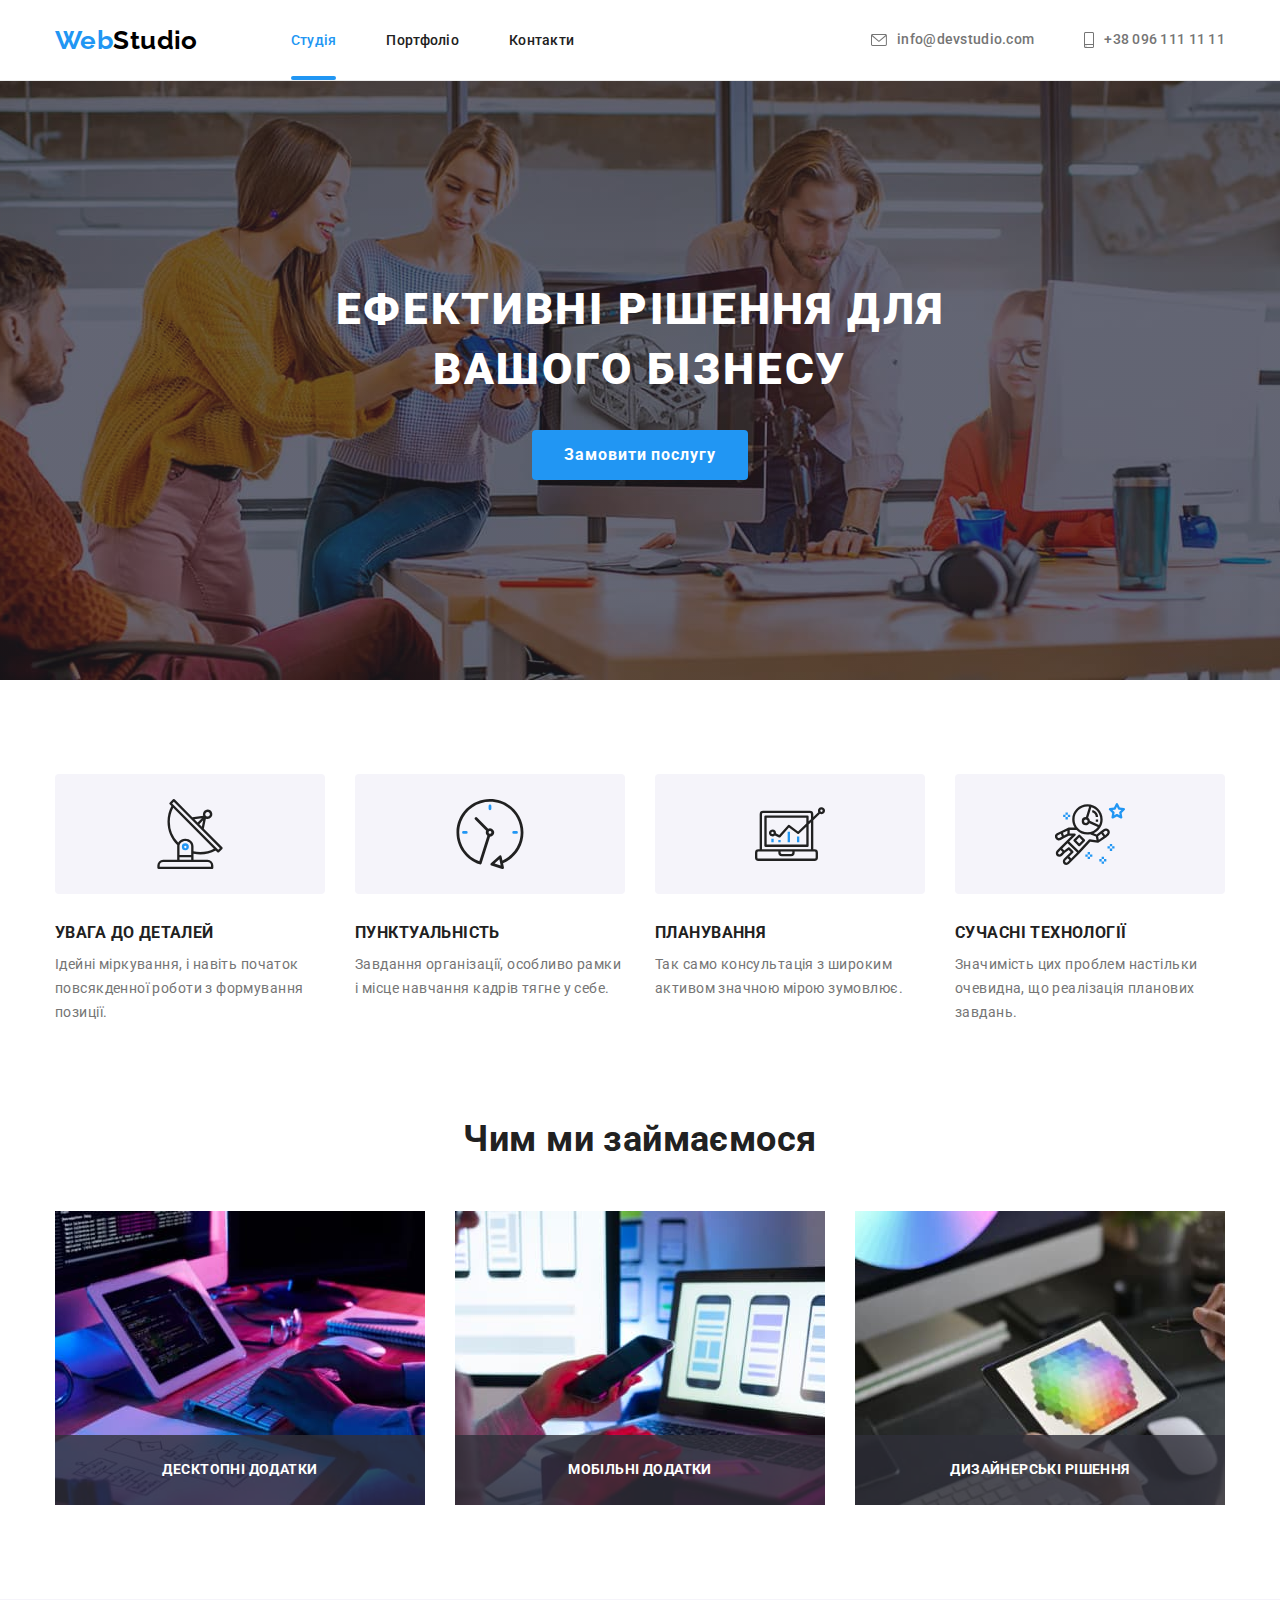
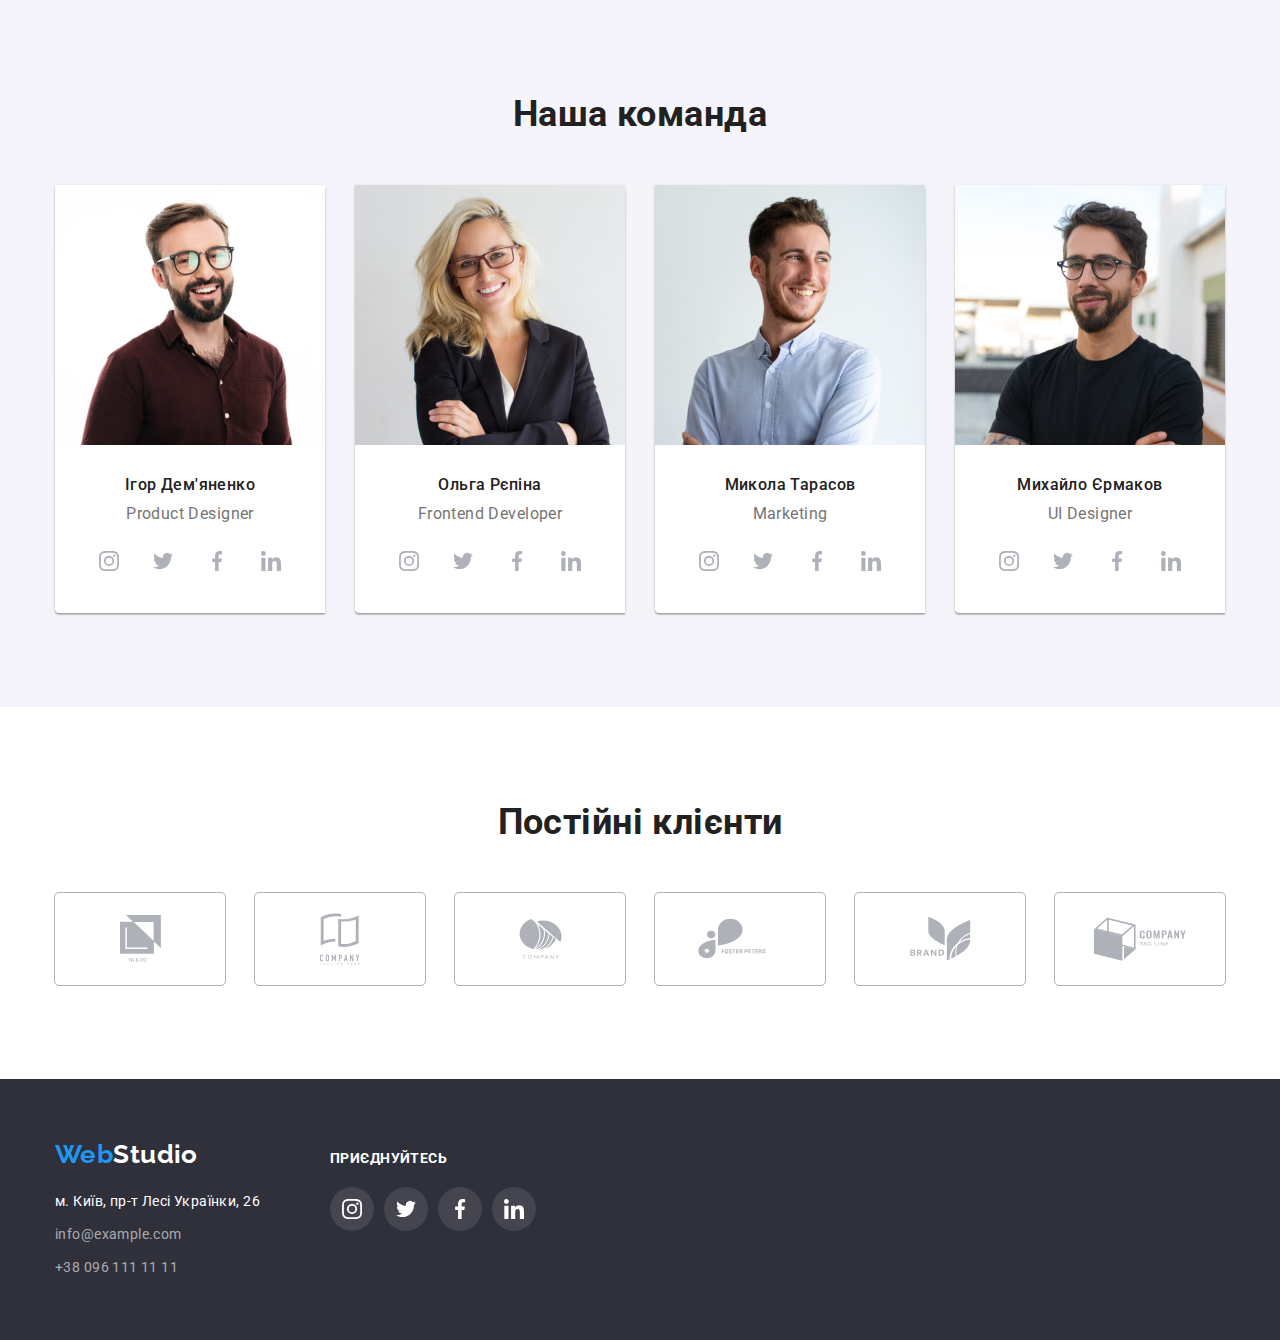
<file: index.html>
<!DOCTYPE html>
<html lang="uk">
  <head>
    <meta charset="UTF-8" />
    <meta name="viewport" content="width=device-width, initial-scale=1.0" />
    <title>Студія</title>
    <link rel="preconnect" href="https://fonts.googleapis.com" />
    <link rel="preconnect" href="https://fonts.gstatic.com" crossorigin />
    <link
      href="https://fonts.googleapis.com/css2?family=Raleway:wght@700&family=Roboto:wght@400;500;700;900&display=swap"
      rel="stylesheet"
    />
    <link
      rel="stylesheet"
      href="https://cdnjs.cloudflare.com/ajax/libs/modern-normalize/1.1.0/modern-normalize.min.css"
    />
    <link rel="stylesheet" href="./css/styles.css" />
  </head>

  <body>
    <!--Шапка-->
    <header class="header">
      <div class="container">
        <div class="nav">
          <nav class="main-nav">
            <a href="./index.html" class="logo"> <span class="logo-left">Web</span>Studio </a>

            <ul class="site-nav list">
              <li class="item"><a href="./index.html" class="link current">Студія</a></li>
              <li class="item"><a href="./portfolio.html" class="link">Портфоліо</a></li>
              <li class="item"><a href="" class="link">Контакти</a></li>
            </ul>
          </nav>

          <ul class="auth-nav list">
            <li class="item">
              <a href="mailto:info@devstudio.com" class="header-icon link">
                <svg width="16" height="12" class="header-icon-svg">
                  <use href="./images/icons.svg#icon-envelope"></use></svg
                >info@devstudio.com
              </a>
            </li>
            <li class="item">
              <a href="tel:+380961111111" class="header-icon link">
                <svg width="10" height="16" class="header-icon-svg">
                  <use href="./images/icons.svg#icon-smartphone"></use></svg
                >+38 096 111 11 11
              </a>
            </li>
          </ul>
        </div>
      </div>
    </header>

    <main>
      <!--Герой-->
      <section class="hero">
        <div class="container">
          <h1 class="hero-title">Ефективні рішення для вашого бізнесу</h1>
          <button type="button" class="hero-button" data-modal-open>Замовити послугу</button>
        </div>
      </section>

      <!--Особливості-->
      <section class="section feature">
        <div class="container">
          <h2 hidden class="section-title">Особливості</h2>
          <ul class="feature-list list">
            <li class="feature-item">
              <div class="icon-feature">
                <svg width="70" height="70">
                  <use href="./images/icons.svg#icon-antenna"></use>
                </svg>
              </div>
              <h3 class="feature-title">УВАГА ДО ДЕТАЛЕЙ</h3>
              <p class="feature-describe">
                Ідейні міркування, і навіть початок повсякденної роботи з формування позиції.
              </p>
            </li>
            <li class="feature-item">
              <div class="icon-feature">
                <svg width="70" height="70">
                  <use href="./images/icons.svg#icon-clock"></use>
                </svg>
              </div>
              <h3 class="feature-title">ПУНКТУАЛЬНІСТЬ</h3>
              <p class="feature-describe">
                Завдання організації, особливо рамки і місце навчання кадрів тягне у себе.
              </p>
            </li>
            <li class="feature-item">
              <div class="icon-feature">
                <svg width="70" height="70">
                  <use href="./images/icons.svg#icon-diagram"></use>
                </svg>
              </div>
              <h3 class="feature-title">ПЛАНУВАННЯ</h3>
              <p class="feature-describe">
                Так само консультація з широким активом значною мірою зумовлює.
              </p>
            </li>
            <li class="feature-item">
              <div class="icon-feature">
                <svg width="70" height="70">
                  <use href="./images/icons.svg#icon-astronaut"></use>
                </svg>
              </div>
              <h3 class="feature-title">СУЧАСНІ ТЕХНОЛОГІЇ</h3>
              <p class="feature-describe">
                Значимість цих проблем настільки очевидна, що реалізація планових завдань.
              </p>
            </li>
          </ul>
        </div>
      </section>

      <!--Чим ми займаємося-->
      <section class="section work">
        <div class="container">
          <h2 class="section-title">Чим ми займаємося</h2>
          <ul class="work-list list">
            <li class="work-item">
              <div class="work-img">
                <img
                  class="img"
                  src="./images/work1.jpg"
                  alt="Людина працює за комп'ютером"
                  width="370"
                  height="294"
                />
                <h3 class="work-title">Десктопні додатки</h3>
              </div>
            </li>
            <li class="work-item">
              <div class="work-img">
                <img
                  class="img"
                  src="./images/work2.jpg"
                  alt="Людина працює з телефоном"
                  width="370"
                  height="294"
                />
                <h3 class="work-title">Мобільні додатки</h3>
              </div>
            </li>
            <li class="work-item">
              <div class="work-img">
                <img
                  class="img"
                  src="./images/work3.jpg"
                  alt="Людина вибирає колір на планшеті"
                  width="370"
                  height="294"
                />
                <h3 class="work-title">Дизайнерські рішення</h3>
              </div>
            </li>
          </ul>
        </div>
      </section>

      <!--Наша команда-->
      <section class="section team">
        <div class="container">
          <h2 class="section-title">Наша команда</h2>
          <ul class="team-list list">
            <li class="team-item">
              <img
                class="img"
                src="./images/worker1.jpg"
                alt="Працівник 1"
                width="270"
                height="260"
              />
              <div class="team-text">
                <h3 class="team-name">Ігор Дем'яненко</h3>
                <p lang="en" class="team-profession">Product Designer</p>
                <ul class="social-list list">
                  <li>
                    <a
                      class="social-link"
                      href=""
                      aria-label="Instagram"
                      target="_blank"
                      rel="noopener noreferrer"
                    >
                      <svg class="social-item" width="20" height="20">
                        <use href="./images/icons.svg#icon-instagram"></use>
                      </svg>
                    </a>
                  </li>
                  <li>
                    <a
                      class="social-link"
                      href=""
                      aria-label="Twitter"
                      target="_blank"
                      rel="noopener noreferrer"
                    >
                      <svg class="social-item" width="20" height="20">
                        <use href="./images/icons.svg#icon-twitter"></use>
                      </svg>
                    </a>
                  </li>
                  <li>
                    <a
                      class="social-link"
                      href=""
                      aria-label="Facebook"
                      target="_blank"
                      rel="noopener noreferrer"
                    >
                      <svg class="social-item" width="20" height="20">
                        <use href="./images/icons.svg#icon-facebook"></use>
                      </svg>
                    </a>
                  </li>
                  <li>
                    <a
                      class="social-link"
                      href=""
                      aria-label="LinkedIn"
                      target="_blank"
                      rel="noopener noreferrer"
                    >
                      <svg class="social-item" width="20" height="20">
                        <use href="./images/icons.svg#icon-linkedin"></use>
                      </svg>
                    </a>
                  </li>
                </ul>
              </div>
            </li>
            <li class="team-item">
              <img
                class="img"
                src="./images/worker2.jpg"
                alt="Працівник 2"
                width="270"
                height="260"
              />
              <div class="team-text">
                <h3 class="team-name">Ольга Рєпіна</h3>
                <p lang="en" class="team-profession">Frontend Developer</p>
                <ul class="social-list list">
                  <li>
                    <a
                      class="social-link"
                      href=""
                      aria-label="Instagram"
                      target="_blank"
                      rel="noopener noreferrer"
                    >
                      <svg class="social-item" width="20" height="20">
                        <use href="./images/icons.svg#icon-instagram"></use>
                      </svg>
                    </a>
                  </li>
                  <li>
                    <a
                      class="social-link"
                      href=""
                      aria-label="Twitter"
                      target="_blank"
                      rel="noopener noreferrer"
                    >
                      <svg class="social-item" width="20" height="20">
                        <use href="./images/icons.svg#icon-twitter"></use>
                      </svg>
                    </a>
                  </li>
                  <li>
                    <a
                      class="social-link"
                      href=""
                      aria-label="Facebook"
                      target="_blank"
                      rel="noopener noreferrer"
                    >
                      <svg class="social-item" width="20" height="20">
                        <use href="./images/icons.svg#icon-facebook"></use>
                      </svg>
                    </a>
                  </li>
                  <li>
                    <a
                      class="social-link"
                      href=""
                      aria-label="LinkedIn"
                      target="_blank"
                      rel="noopener noreferrer"
                    >
                      <svg class="social-item" width="20" height="20">
                        <use href="./images/icons.svg#icon-linkedin"></use>
                      </svg>
                    </a>
                  </li>
                </ul>
              </div>
            </li>
            <li class="team-item">
              <img
                class="img"
                src="./images/worker3.jpg"
                alt="Працівник 3"
                width="270"
                height="260"
              />
              <div class="team-text">
                <h3 class="team-name">Микола Тарасов</h3>
                <p lang="en" class="team-profession">Marketing</p>
                <ul class="social-list list">
                  <li>
                    <a
                      class="social-link"
                      href=""
                      aria-label="Instagram"
                      target="_blank"
                      rel="noopener noreferrer"
                    >
                      <svg class="social-item" width="20" height="20">
                        <use href="./images/icons.svg#icon-instagram"></use>
                      </svg>
                    </a>
                  </li>
                  <li>
                    <a
                      class="social-link"
                      href=""
                      aria-label="Twitter"
                      target="_blank"
                      rel="noopener noreferrer"
                    >
                      <svg class="social-item" width="20" height="20">
                        <use href="./images/icons.svg#icon-twitter"></use>
                      </svg>
                    </a>
                  </li>
                  <li>
                    <a
                      class="social-link"
                      href=""
                      aria-label="Facebook"
                      target="_blank"
                      rel="noopener noreferrer"
                    >
                      <svg class="social-item" width="20" height="20">
                        <use href="./images/icons.svg#icon-facebook"></use>
                      </svg>
                    </a>
                  </li>
                  <li>
                    <a
                      class="social-link"
                      href=""
                      aria-label="LinkedIn"
                      target="_blank"
                      rel="noopener noreferrer"
                    >
                      <svg class="social-item" width="20" height="20">
                        <use href="./images/icons.svg#icon-linkedin"></use>
                      </svg>
                    </a>
                  </li>
                </ul>
              </div>
            </li>
            <li class="team-item">
              <img
                class="img"
                src="./images/worker4.jpg"
                alt="Працівник 4"
                width="270"
                height="260"
              />
              <div class="team-text">
                <h3 class="team-name">Михайло Єрмаков</h3>
                <p lang="en" class="team-profession">UI Designer</p>
                <ul class="social-list list">
                  <li>
                    <a
                      class="social-link"
                      href=""
                      aria-label="Instagram"
                      target="_blank"
                      rel="noopener noreferrer"
                    >
                      <svg class="social-item" width="20" height="20">
                        <use href="./images/icons.svg#icon-instagram"></use>
                      </svg>
                    </a>
                  </li>
                  <li>
                    <a
                      class="social-link"
                      href=""
                      aria-label="Twitter"
                      target="_blank"
                      rel="noopener noreferrer"
                    >
                      <svg class="social-item" width="20" height="20">
                        <use href="./images/icons.svg#icon-twitter"></use>
                      </svg>
                    </a>
                  </li>
                  <li>
                    <a
                      class="social-link"
                      href=""
                      aria-label="Facebook"
                      target="_blank"
                      rel="noopener noreferrer"
                    >
                      <svg class="social-item" width="20" height="20">
                        <use href="./images/icons.svg#icon-facebook"></use>
                      </svg>
                    </a>
                  </li>
                  <li>
                    <a
                      class="social-link"
                      href=""
                      aria-label="LinkedIn"
                      target="_blank"
                      rel="noopener noreferrer"
                    >
                      <svg class="social-item" width="20" height="20">
                        <use href="./images/icons.svg#icon-linkedin"></use>
                      </svg>
                    </a>
                  </li>
                </ul>
              </div>
            </li>
          </ul>
        </div>
      </section>

      <!--Постійні клієнти-->
      <section class="section client">
        <div class="container">
          <h2 class="section-title">Постійні клієнти</h2>
          <ul class="client-list list">
            <li>
              <a class="client-link" href="">
                <svg class="client-icon" width="41" height="47">
                  <use href="./images/icons.svg#icon-group-1"></use>
                </svg>
              </a>
            </li>
            <li>
              <a class="client-link" href="">
                <svg class="client-icon" width="40" height="52">
                  <use href="./images/icons.svg#icon-group-2"></use>
                </svg>
              </a>
            </li>
            <li>
              <a class="client-link" href="">
                <svg class="client-icon" width="43" height="41">
                  <use href="./images/icons.svg#icon-group-3"></use>
                </svg>
              </a>
            </li>
            <li>
              <a class="client-link" href="">
                <svg class="client-icon" width="84" height="41">
                  <use href="./images/icons.svg#icon-group-4"></use>
                </svg>
              </a>
            </li>
            <li>
              <a class="client-link" href="">
                <svg class="client-icon" width="63" height="45">
                  <use href="./images/icons.svg#icon-group-5"></use>
                </svg>
              </a>
            </li>
            <li>
              <a class="client-link" href="">
                <svg class="client-icon" width="94" height="44">
                  <use href="./images/icons.svg#icon-group-6"></use>
                </svg>
              </a>
            </li>
          </ul>
        </div>
      </section>
    </main>

    <!--Футер-->
    <footer class="footer">
      <div class="container">
        <div class="div">
          <div class="footer-address">
            <a href="./index.html" class="logo-footer">
              <span class="logo-left">Web</span>Studio
            </a>
            <address class="address">
              <ul class="address-list list">
                <li class="address-item city">
                  <a
                    href="https://www.google.com/maps/place/бул.+Леси+Украинки,+26,+Киев,+Украина,+02000"
                    target="_blank"
                    rel="noopener noreferrer"
                    class="address-city"
                    >м. Київ, пр-т Лесі Українки, 26
                  </a>
                </li>
                <li class="address-item mail">
                  <a href="mailto:info@example.com" class="address-mail link">info@example.com</a>
                </li>
                <li class="address-item phone">
                  <a href="tel:+380961111111" class="address-phone link">+38 096 111 11 11</a>
                </li>
              </ul>
            </address>
          </div>
          <div>
            <b class="socials">приєднуйтесь</b>
            <ul class="footer-list list">
              <li>
                <a
                  class="footer-link"
                  href=""
                  aria-label="Instagram"
                  target="_blank"
                  rel="noopener noreferrer"
                >
                  <svg class="footer-item" width="20" height="20">
                    <use href="./images/icons.svg#icon-instagram"></use>
                  </svg>
                </a>
              </li>
              <li>
                <a
                  class="footer-link"
                  href=""
                  aria-label="Twitter"
                  target="_blank"
                  rel="noopener noreferrer"
                >
                  <svg class="footer-item" width="20" height="20">
                    <use href="./images/icons.svg#icon-twitter"></use>
                  </svg>
                </a>
              </li>
              <li>
                <a
                  class="footer-link"
                  href=""
                  aria-label="Facebook"
                  target="_blank"
                  rel="noopener noreferrer"
                >
                  <svg class="footer-item" width="20" height="20">
                    <use href="./images/icons.svg#icon-facebook"></use>
                  </svg>
                </a>
              </li>
              <li>
                <a
                  class="footer-link"
                  href=""
                  aria-label="LinkedIn"
                  target="_blank"
                  rel="noopener noreferrer"
                >
                  <svg class="footer-item" width="20" height="20">
                    <use href="./images/icons.svg#icon-linkedin"></use>
                  </svg>
                </a>
              </li>
            </ul>
          </div>
        </div>
      </div>
    </footer>

    <!--Модальне вікно-->
    <div class="backdrop is-hidden" data-modal>
      <div class="modal">
        <button class="modal-close-btn" data-modal-close>
          <svg class="modal-close-btn-icon" width="18" height="18">
            <use href="./images/icons.svg#icon-close-item"></use>
          </svg>
        </button>
      </div>
    </div>

    <script src="./js/modal.js"></script>
  </body>
</html>
</file>
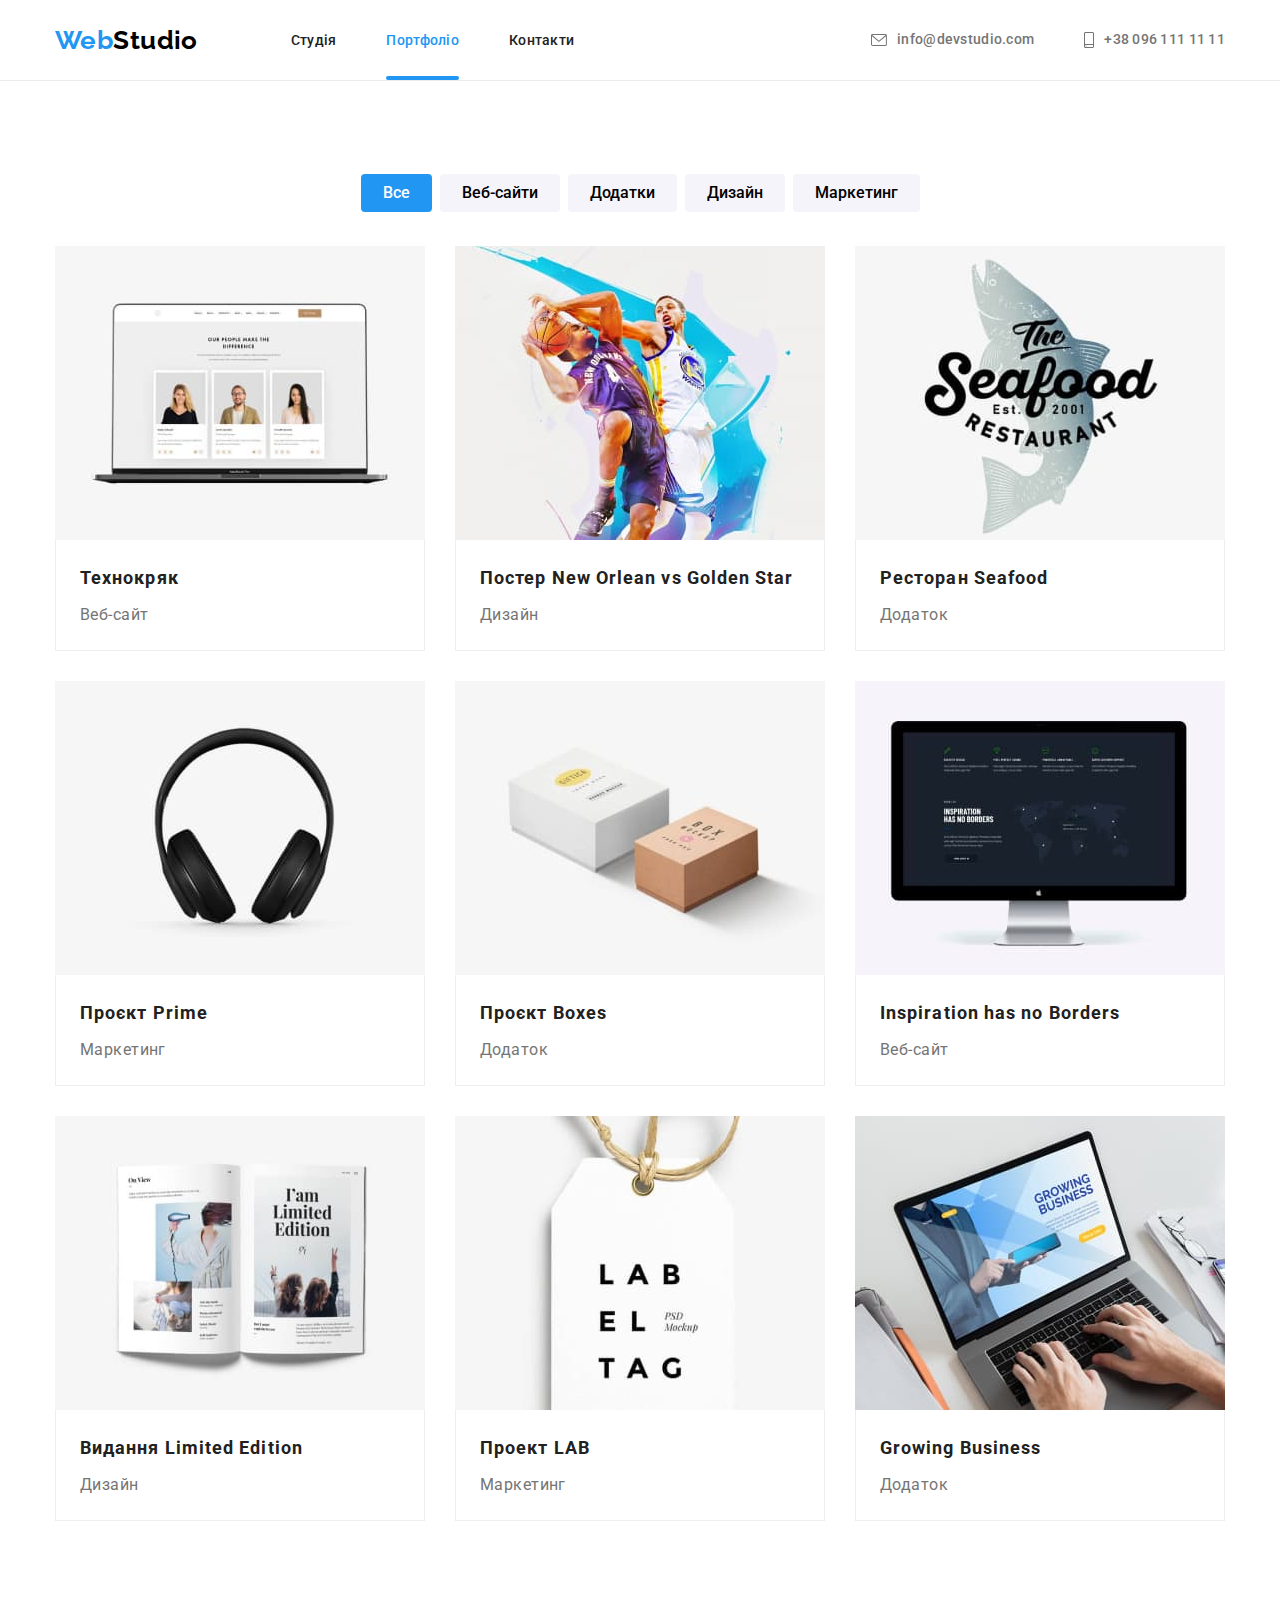
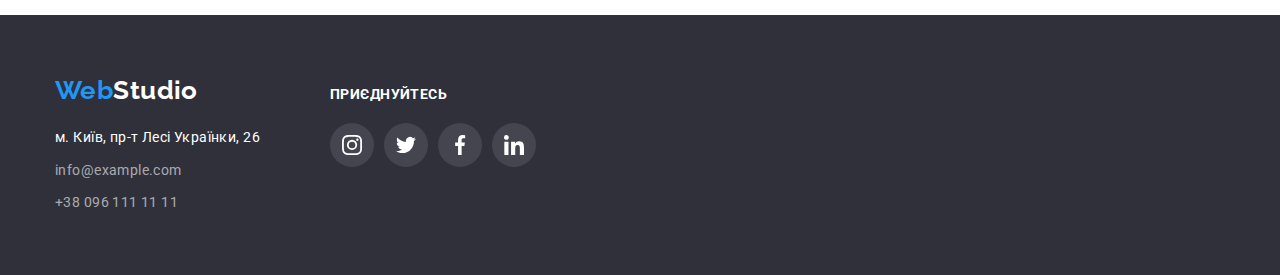
<file: portfolio.html>
<!DOCTYPE html>
<html lang="uk">
  <head>
    <meta charset="UTF-8" />
    <meta name="viewport" content="width=device-width, initial-scale=1.0" />
    <title>Портфоліо</title>
    <link rel="preconnect" href="https://fonts.googleapis.com" />
    <link rel="preconnect" href="https://fonts.gstatic.com" crossorigin />
    <link
      href="https://fonts.googleapis.com/css2?family=Raleway:wght@700&family=Roboto:wght@400;500;700;900&display=swap"
      rel="stylesheet"
    />
    <link
      rel="stylesheet"
      href="https://cdnjs.cloudflare.com/ajax/libs/modern-normalize/1.1.0/modern-normalize.min.css"
    />
    <link rel="stylesheet" href="./css/styles.css" />
  </head>

  <body>
    <!--Шапка-->
    <header class="header">
      <div class="container">
        <div class="nav">
          <nav class="main-nav">
            <a href="./index.html" class="logo"> <span class="logo-left">Web</span>Studio </a>

            <ul class="site-nav list">
              <li class="item"><a href="./index.html" class="link">Студія</a></li>
              <li class="item"><a href="./portfolio.html" class="link current">Портфоліо</a></li>
              <li class="item"><a href="" class="link">Контакти</a></li>
            </ul>
          </nav>

          <ul class="auth-nav list">
            <li class="item">
              <a href="mailto:info@devstudio.com" class="header-icon link">
                <svg width="16" height="12" class="header-icon-svg">
                  <use href="./images/icons.svg#icon-envelope"></use></svg
                >info@devstudio.com
              </a>
            </li>
            <li class="item">
              <a href="tel:+380961111111" class="header-icon link">
                <svg width="10" height="16" class="header-icon-svg">
                  <use href="./images/icons.svg#icon-smartphone"></use></svg
                >+38 096 111 11 11
              </a>
            </li>
          </ul>
        </div>
      </div>
    </header>

    <main>
      <!--Портфоліо-->
      <section class="section">
        <div class="container">
          <h1 hidden class="section-title">Портфоліо</h1>
          <ul class="button-list list">
            <li>
              <button type="button" class="portfolio-button current">Все</button>
            </li>
            <li>
              <button type="button" class="portfolio-button">Веб-сайти</button>
            </li>
            <li>
              <button type="button" class="portfolio-button">Додатки</button>
            </li>
            <li>
              <button type="button" class="portfolio-button">Дизайн</button>
            </li>
            <li>
              <button type="button" class="portfolio-button">Маркетинг</button>
            </li>
          </ul>
          <ul class="project-list list">
            <li class="project-item">
              <div class="project-img">
                <img
                  class="img"
                  src="./images/project1.jpg"
                  alt="Технокряк"
                  width="370"
                  height="294"
                />
                <div class="project-overlay">
                  <p class="project-paragraph">
                    Ресурс пропонує комплексні пропозиції з різним рівнем функціоналу та сервісів.
                    Все це дозволить відвідувачу отримати вичерпні відомості про компанію чи
                    приватну особу.
                  </p>
                </div>
              </div>
              <div class="project-text">
                <h3 class="project-title">Технокряк</h3>
                <p class="project-describe">Веб-сайт</p>
              </div>
            </li>
            <li class="project-item">
              <div class="project-img">
                <img
                  class="img"
                  src="./images/project2.jpg"
                  alt="Постер New Orlean vs Golden Star"
                  width="370"
                  height="294"
                />
                <div class="project-overlay">
                  <p class="project-paragraph">
                    Ресурс пропонує комплексні пропозиції з різним рівнем функціоналу та сервісів.
                    Все це дозволить відвідувачу отримати вичерпні відомості про компанію чи
                    приватну особу.
                  </p>
                </div>
              </div>
              <div class="project-text">
                <h3 class="project-title">Постер New Orlean vs Golden Star</h3>
                <p class="project-describe">Дизайн</p>
              </div>
            </li>
            <li class="project-item">
              <div class="project-img">
                <img
                  class="img"
                  src="./images/project3.jpg"
                  alt="Ресторан Seafood"
                  width="370"
                  height="294"
                />
                <div class="project-overlay">
                  <p class="project-paragraph">
                    Ресурс пропонує комплексні пропозиції з різним рівнем функціоналу та сервісів.
                    Все це дозволить відвідувачу отримати вичерпні відомості про компанію чи
                    приватну особу.
                  </p>
                </div>
              </div>
              <div class="project-text">
                <h3 class="project-title">Ресторан Seafood</h3>
                <p class="project-describe">Додаток</p>
              </div>
            </li>
            <li class="project-item">
              <div class="project-img">
                <img
                  class="img"
                  src="./images/project4.jpg"
                  alt="Проект Prime"
                  width="370"
                  height="294"
                />
                <div class="project-overlay">
                  <p class="project-paragraph">
                    Ресурс пропонує комплексні пропозиції з різним рівнем функціоналу та сервісів.
                    Все це дозволить відвідувачу отримати вичерпні відомості про компанію чи
                    приватну особу.
                  </p>
                </div>
              </div>
              <div class="project-text">
                <h3 class="project-title">Проєкт Prime</h3>
                <p class="project-describe">Маркетинг</p>
              </div>
            </li>
            <li class="project-item">
              <div class="project-img">
                <img
                  class="img"
                  src="./images/project5.jpg"
                  alt="Проект Boxes"
                  width="370"
                  height="294"
                />
                <div class="project-overlay">
                  <p class="project-paragraph">
                    Ресурс пропонує комплексні пропозиції з різним рівнем функціоналу та сервісів.
                    Все це дозволить відвідувачу отримати вичерпні відомості про компанію чи
                    приватну особу.
                  </p>
                </div>
              </div>
              <div class="project-text">
                <h3 class="project-title">Проєкт Boxes</h3>
                <p class="project-describe">Додаток</p>
              </div>
            </li>
            <li class="project-item">
              <div class="project-img">
                <img
                  class="img"
                  src="./images/project6.jpg"
                  alt="Inspiration has no Borders"
                  width="370"
                  height="294"
                />
                <div class="project-overlay">
                  <p class="project-paragraph">
                    Ресурс пропонує комплексні пропозиції з різним рівнем функціоналу та сервісів.
                    Все це дозволить відвідувачу отримати вичерпні відомості про компанію чи
                    приватну особу.
                  </p>
                </div>
              </div>
              <div class="project-text">
                <h3 class="project-title">Inspiration has no Borders</h3>
                <p class="project-describe">Веб-сайт</p>
              </div>
            </li>
            <li class="project-item">
              <div class="project-img">
                <img
                  class="img"
                  src="./images/project7.jpg"
                  alt="Издание Limited Edition"
                  width="370"
                  height="294"
                />
                <div class="project-overlay">
                  <p class="project-paragraph">
                    Ресурс пропонує комплексні пропозиції з різним рівнем функціоналу та сервісів.
                    Все це дозволить відвідувачу отримати вичерпні відомості про компанію чи
                    приватну особу.
                  </p>
                </div>
              </div>
              <div class="project-text">
                <h3 class="project-title">Видання Limited Edition</h3>
                <p class="project-describe">Дизайн</p>
              </div>
            </li>
            <li class="project-item">
              <div class="project-img">
                <img
                  class="img"
                  src="./images/project8.jpg"
                  alt="Проект LAB"
                  width="370"
                  height="294"
                />
                <div class="project-overlay">
                  <p class="project-paragraph">
                    Ресурс пропонує комплексні пропозиції з різним рівнем функціоналу та сервісів.
                    Все це дозволить відвідувачу отримати вичерпні відомості про компанію чи
                    приватну особу.
                  </p>
                </div>
              </div>
              <div class="project-text">
                <h3 class="project-title">Проект LAB</h3>
                <p class="project-describe">Маркетинг</p>
              </div>
            </li>
            <li class="project-item">
              <div class="project-img">
                <img
                  class="img"
                  src="./images/project9.jpg"
                  alt="Growing Business"
                  width="370"
                  height="294"
                />
                <div class="project-overlay">
                  <p class="project-paragraph">
                    Ресурс пропонує комплексні пропозиції з різним рівнем функціоналу та сервісів.
                    Все це дозволить відвідувачу отримати вичерпні відомості про компанію чи
                    приватну особу.
                  </p>
                </div>
              </div>
              <div class="project-text">
                <h3 class="project-title">Growing Business</h3>
                <p class="project-describe">Додаток</p>
              </div>
            </li>
          </ul>
        </div>
      </section>
    </main>

    <!--Футер-->
    <footer class="footer">
      <div class="container">
        <div class="div">
          <div class="footer-address">
            <a href="./index.html" class="logo-footer">
              <span class="logo-left">Web</span>Studio
            </a>
            <address class="address">
              <ul class="address-list list">
                <li class="address-item city">
                  <a
                    href="https://www.google.com/maps/place/бул.+Леси+Украинки,+26,+Киев,+Украина,+02000"
                    target="_blank"
                    rel="noopener noreferrer"
                    class="address-city"
                    >м. Київ, пр-т Лесі Українки, 26
                  </a>
                </li>
                <li class="address-item mail">
                  <a href="mailto:info@example.com" class="address-mail link">info@example.com</a>
                </li>
                <li class="address-item phone">
                  <a href="tel:+380961111111" class="address-phone link">+38 096 111 11 11</a>
                </li>
              </ul>
            </address>
          </div>
          <div>
            <b class="socials">приєднуйтесь</b>
            <ul class="footer-list list">
              <li>
                <a
                  class="footer-link"
                  href=""
                  aria-label="Instagram"
                  target="_blank"
                  rel="noopener noreferrer"
                >
                  <svg class="footer-item" width="20" height="20">
                    <use href="./images/icons.svg#icon-instagram"></use>
                  </svg>
                </a>
              </li>
              <li>
                <a
                  class="footer-link"
                  href=""
                  aria-label="Twitter"
                  target="_blank"
                  rel="noopener noreferrer"
                >
                  <svg class="footer-item" width="20" height="20">
                    <use href="./images/icons.svg#icon-twitter"></use>
                  </svg>
                </a>
              </li>
              <li>
                <a
                  class="footer-link"
                  href=""
                  aria-label="Facebook"
                  target="_blank"
                  rel="noopener noreferrer"
                >
                  <svg class="footer-item" width="20" height="20">
                    <use href="./images/icons.svg#icon-facebook"></use>
                  </svg>
                </a>
              </li>
              <li>
                <a
                  class="footer-link"
                  href=""
                  aria-label="LinkedIn"
                  target="_blank"
                  rel="noopener noreferrer"
                >
                  <svg class="footer-item" width="20" height="20">
                    <use href="./images/icons.svg#icon-linkedin"></use>
                  </svg>
                </a>
              </li>
            </ul>
          </div>
        </div>
      </div>
    </footer>
  </body>
</html>
</file>
<file: css/styles.css>
:root {
  --primary-text-color: #212121;
  --title-text-color: #ffffff;
  --paragraph-text-color: #757575;
  --accent-colour: #2196f3;
  --button-color: #2196f3;
  --white-color: #ffffff;
  --transition-dur-and-func: 250ms cubic-bezier(0.4, 0, 0.2, 1);
}

body {
  background-color: #fff;
  color: var(--primary-text-color);

  font-family: Roboto, sans-serif;
  font-size: 14px;
  letter-spacing: 0.03em;
}
.container {
  margin-left: auto;
  margin-right: auto;
  max-width: 1200px;
  padding-left: 15px;
  padding-right: 15px;
}
.list {
  list-style: none;
  padding: 0;
  margin: 0;
}

/* Шапка */
.header {
  outline: 1px solid #ececec;
}

.nav {
  height: 80px;
}
.nav,
.main-nav {
  display: flex;
  align-items: center;
}

.logo {
  color: #000000;

  font-family: Raleway, sans-serif;
  font-weight: 700;
  font-size: 26px;
  line-height: 1.19;
  text-decoration: none;
}
.logo-left {
  color: var(--accent-colour);
}

.site-nav {
  display: flex;
  margin-left: 93px;
}
.site-nav .item + .item {
  margin-left: 50px;
}
.site-nav .link {
  color: var(--primary-text-color);
}
.site-nav .link.current {
  color: var(--accent-colour);

  position: relative;
}
.auth-nav {
  display: flex;
  margin-left: auto;
}
.auth-nav .item + .item {
  margin-left: 50px;
}
.auth-nav .link {
  color: var(--paragraph-text-color);
}
.site-nav .link,
.auth-nav .link {
  font-weight: 500;
  line-height: 1.14;
  letter-spacing: 0.02em;
  text-decoration: none;

  padding-top: 32px;
  padding-bottom: 32px;

  transition: color var(--transition-dur-and-func);
}
.site-nav .link:hover,
.site-nav .link:focus,
.auth-nav .link:hover,
.auth-nav .link:focus {
  color: var(--accent-colour);
}
.header-icon {
  display: flex;
  align-items: center;
}
.header-icon-svg {
  fill: var(--paragraph-text-color);
  margin-right: 10px;
}
.header-icon-svg {
  transition: fill var(--transition-dur-and-func);
}

.header-icon:hover .header-icon-svg,
.header-icon:focus .header-icon-svg {
  fill: var(--accent-colour);
}

.link.current::after {
  content: '';
  position: absolute;
  left: 0;
  bottom: 0;

  display: block;
  width: 100%;
  height: 4px;
  background-color: #2196f3;
  border-radius: 2px;
}
/* Герой */
.hero {
  text-align: center;
  padding-top: 200px;
  padding-bottom: 200px;

  background-color: #2f303a;
  height: 600px;
  max-width: 1600px;
  margin-left: auto;
  margin-right: auto;
  background-image: linear-gradient(to right, rgba(47, 48, 58, 0.4), rgba(47, 48, 58, 0.4)),
    url(../images/overlay.jpg);
  background-position: center;
  background-repeat: no-repeat;
}
.hero-title {
  color: var(--title-text-color);

  font-weight: 900;
  font-size: 44px;
  line-height: 1.36;
  letter-spacing: 0.06em;
  text-transform: uppercase;

  margin: 0 auto;
  margin-bottom: 30px;
  max-width: 696px;
}
.hero-button {
  color: var(--white-color);
  background-color: var(--button-color);

  font-weight: 700;
  font-size: 16px;
  line-height: 1.87;
  letter-spacing: 0.06em;
  cursor: pointer;

  border-radius: 4px;
  padding: 10px 32px;
  min-width: 216px;
  border: 0;
}

/* Особливості */
.section {
  padding-top: 94px;
  padding-bottom: 94px;
}
.section.feature {
  padding-bottom: 47px;
}
.section-title {
  margin-top: 0;
  margin-bottom: 50px;
}

.feature-list {
  display: flex;
}

.icon-feature {
  border-radius: 4px;
  background-color: #f5f4fa;
  margin-bottom: 30px;
  height: 120px;
  padding: 25px 100px;
}

.feature-item {
  width: 270px;
  margin-right: 30px;
}
.feature-item:last-child {
  margin-right: 0;
}
.feature-title {
  line-height: 1.14;
  margin-top: 0;
  margin-bottom: 10px;
}

.feature-describe {
  color: var(--paragraph-text-color);

  font-weight: 400;
  line-height: 1.71;

  margin-top: 0;
  margin-bottom: 0;
}

/* section-title */
.section-title {
  font-size: 36px;
  line-height: 1.17;
  text-align: center;
}

/* Чим ми займаємося */
.section.work {
  padding-top: 47px;
}
.work-list {
  display: flex;
}
.work-list .work-item {
  width: 370px;
  margin-right: 30px;
}
.work-list .work-item:last-child {
  margin-right: 0;
}
.img {
  display: block;
}
.work-img {
  position: relative;
  display: flex;
  justify-content: center;
  align-items: flex-end;
}
.work-img::before {
  content: '';
  display: inline-block;
  position: absolute;
  background-color: rgba(47, 48, 58, 0.8);
  width: 100%;
  height: 70px;
}
.work-title {
  color: var(--white-color);
  font-size: 14px;
  line-height: 1.14;
  text-transform: uppercase;

  position: absolute;
  display: flex;

  margin: 0;
  padding-top: 27px;
  padding-bottom: 27px;
}

/* Наша команда */
.team {
  background-color: #f5f4fa;
}
.team-list {
  display: flex;
}
.team-list .team-item {
  background-color: #ffffff;

  border-radius: 0 4px;
  box-shadow: 0 1px 3px rgba(0, 0, 0, 0.2), 0 1px 1px rgba(0, 0, 0, 0.14),
    0 2px 1px rgba(0, 0, 0, 0.12);

  width: 270px;
  margin-right: 30px;
}
.team-list .team-item:last-child {
  margin-right: 0;
}
.team-text {
  padding: 30px 32px;
  text-align: center;
}
.team-name {
  font-weight: 500;
  font-size: 16px;
  line-height: 1.19;

  margin-top: 0;
  margin-bottom: 10px;
}
.team-profession {
  color: var(--paragraph-text-color);

  font-size: 16px;
  line-height: 1.19;

  margin: 0;
  margin-bottom: 16px;
}

.social-list {
  display: flex;
  justify-content: center;
  column-gap: 10px;
}
.social-link {
  display: flex;
  justify-content: center;
  align-items: center;
  width: 44px;
  height: 44px;
  border-radius: 50%;
  background-color: rgb(255, 255, 255);

  transition: background-color var(--transition-dur-and-func);
}
.social-link:hover,
.social-link:focus {
  background-color: var(--accent-colour);
}
.social-item {
  fill: #afb1b8;

  transition: fill var(--transition-dur-and-func);
}
.social-link:hover .social-item,
.social-link:focus .social-item {
  fill: #ffffff;
}

/* Постійні клієнти */
.client-list {
  display: flex;
  justify-content: center;
  column-gap: 30px;
}

.client-link {
  display: flex;
  justify-content: center;
  align-items: center;
  width: 170px;
  height: 92px;
  outline: 1px solid #afb1b8;
  border-radius: 4px;
  background-color: rgb(255, 255, 255);
  fill: #afb1b8;

  transition: outline var(--transition-dur-and-func);
}
.client-link:hover,
.client-link:focus {
  outline: 1px solid var(--accent-colour);
}
.client-icon {
  transition: fill var(--transition-dur-and-func);
}
.client-link:hover .client-icon,
.client-link:focus .client-icon {
  fill: var(--accent-colour);
}

/* Футер */
.footer {
  background-color: #2f303a;

  padding-top: 60px;
  padding-bottom: 60px;
}

.div {
  display: flex;
}
.footer-address {
  margin-right: 70px;
}

.logo-footer {
  color: var(--white-color);

  font-family: Raleway, sans-serif;
  font-weight: 700;
  font-size: 26px;
  line-height: 1.19;
  text-decoration: none;

  display: inline-block;
  margin-bottom: 20px;
}
.address-city {
  color: var(--white-color);

  font-style: normal;
  font-weight: 400;
  line-height: 1.71;
  text-decoration: none;
}
.address-mail,
.address-phone {
  color: rgba(255, 255, 255, 0.6);

  font-style: normal;
  font-weight: 400;
  line-height: 1.71;
  text-decoration: none;

  transition: color var(--transition-dur-and-func);
}
.address .link:hover,
.address .link:focus {
  color: var(--accent-colour);
}
.address-item.city,
.address-item.mail {
  margin-bottom: 9px;
}
.address-item.phone {
  margin: 0;
}

.socials {
  font-size: 14px;
  line-height: 1.14;
  text-transform: uppercase;

  color: var(--white-color);

  margin-bottom: 20px;
  display: block;
  padding-top: 12px;
}

.footer-list {
  display: flex;
  column-gap: 10px;
}
.footer-link {
  display: flex;
  justify-content: center;
  align-items: center;
  width: 44px;
  height: 44px;
  border-radius: 50%;
  background-color: rgba(255, 255, 255, 0.1);

  transition: background-color var(--transition-dur-and-func);
}
.footer-link:hover,
.footer-link:focus {
  background-color: var(--accent-colour);
}
.footer-item {
  fill: #ffffff;
}

/* Portfolio */
.button-list {
  display: flex;
  margin-bottom: 34px;
  justify-content: center;
}
.button-list li {
  margin-right: 8px;
}
.button-list li:last-child {
  margin-right: 0;
}
.portfolio-button {
  background-color: #f5f4fa;

  font-weight: 500;
  font-size: 16px;
  line-height: 1.62;
  cursor: pointer;

  border-radius: 4px;
  padding: 6px 22px;
  border: 0;

  transition-duration: 250ms;
  transition-timing-function: cubic-bezier(0.4, 0, 0.2, 1);
}
.portfolio-button:hover,
.portfolio-button:focus {
  background-color: var(--button-color);
  color: var(--white-color);
  border-radius: 4px;
  box-shadow: 0 1px 3px rgba(0, 0, 0, 0.2), 0 1px 1px rgba(0, 0, 0, 0.14),
    0 2px 1px rgba(0, 0, 0, 0.12);
}
.portfolio-button.current {
  background-color: var(--button-color);
  color: var(--white-color);
}

.project-list {
  display: flex;
  flex-wrap: wrap;
  justify-content: space-between;
}
.project-item {
  width: calc((100% - 60px) / 3);
  margin-bottom: 30px;
  cursor: pointer;
  border-radius: 4px;

  transition: box-shadow var(--transition-dur-and-func);
}
.project-item:hover,
.project-item:focus {
  border-radius: 4px;
  box-shadow: 0 1px 3px rgba(0, 0, 0, 0.2), 0 1px 1px rgba(0, 0, 0, 0.14),
    0 2px 1px rgba(0, 0, 0, 0.12);
}
.project-item:nth-child(3n) {
  margin-right: 0;
}
.project-item:nth-last-child(-n + 3) {
  margin-bottom: 0;
}

.project-img {
  position: relative;
  display: flex;
  justify-content: center;
  align-items: center;

  overflow: hidden;
}
.project-overlay {
  position: absolute;
  background-color: rgba(33, 150, 243, 0.9);
  top: 0;
  left: 0;
  width: 100%;
  height: 100%;

  transform: translateY(100%);
  transition: transform var(--transition-dur-and-func);
}
.project-item:hover .project-overlay {
  transform: translateY(0);
}
.project-paragraph:hover {
  opacity: 1;
}
.project-img:hover .project-overlay {
  opacity: 1;
}
.project-paragraph {
  color: var(--white-color);

  font-size: 18px;
  line-height: 1.6;

  margin: 0;
  padding: 63px 24px;

  position: absolute;
  display: flex;
}

.project-text {
  padding: 20px 24px;
  border: 1px solid #eeeeee;
  border-top: 0;
}

.project-title {
  font-size: 18px;
  line-height: 2;
  letter-spacing: 0.06em;

  margin-top: 0;
  margin-bottom: 4px;
}

.project-describe {
  color: var(--paragraph-text-color);

  font-size: 16px;
  line-height: 1.87;

  margin: 0;
}

/* Модальне вікно */
.backdrop {
  position: fixed;
  top: 0;
  left: 0;
  z-index: inherit;
  width: 100%;
  height: 100%;
  background-color: rgba(0, 0, 0, 0.2);

  transition: opacity 500ms linear, visibility 250ms linear;
}
.backdrop.is-hidden {
  opacity: 0;
  visibility: hidden;
  pointer-events: none;
}
.modal {
  position: absolute;
  top: 50%;
  left: 50%;
  width: 528px;
  height: 580px;
  transform: translate(-50%, -50%);
  background-color: rgb(255, 255, 255);
  border-radius: 4px;
  box-shadow: 0 1px 3px rgba(0, 0, 0, 0.2), 0 1px 1px rgba(0, 0, 0, 0.14),
    0 2px 1px rgba(0, 0, 0, 0.12);
}
.modal-close-btn {
  position: absolute;
  top: 8px;
  right: 8px;
  display: flex;
  justify-content: center;
  align-items: center;
  background-color: transparent;
  width: 30px;
  height: 30px;
  border: 1px solid rgba(0, 0, 0, 0.1);
  border-radius: 50%;
  padding: 0;
  cursor: pointer;
}
</file>
